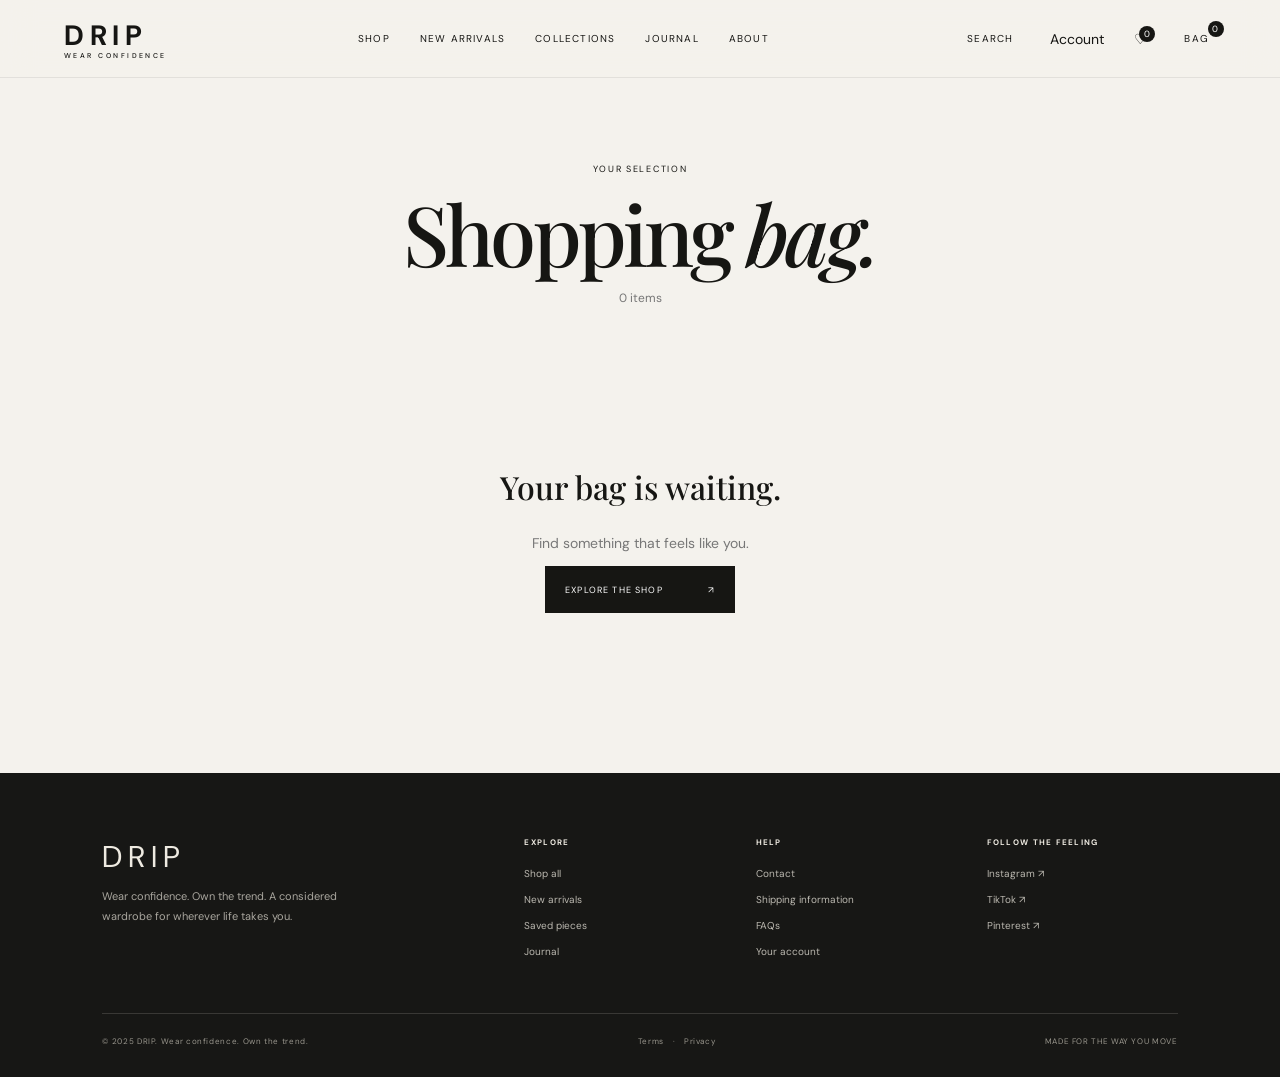
<file: cart.html>
<!doctype html><html lang="en"><head><meta charset="utf-8"><meta name="viewport" content="width=device-width,initial-scale=1"><title>Your Bag — DRIP</title><meta name="description" content="Review your DRIP shopping bag."><link rel="stylesheet" href="css/style.css"><link rel="stylesheet" href="css/animations.css"><link rel="stylesheet" href="css/responsive.css"></head><body data-page="cart"><header class="site-header" id="top"></header><main class="page-main"><section class="page-heading"><div class="section-kicker">YOUR SELECTION</div><h1>Shopping <em>bag.</em></h1><p id="cart-subtitle"></p></section><div id="cart-page" class="cart-page"></div></main><footer class="site-footer" id="footer"></footer><div class="toast" id="toast"></div><div class="modal-backdrop" id="modal-backdrop"></div><aside class="cart-drawer" id="cart-drawer"></aside><div class="lightbox" id="lightbox"></div><script src="js/products.js"></script><script src="js/cart.js"></script><script src="js/wishlist.js"></script><script src="js/search.js"></script><script src="js/filter.js"></script><script src="js/app.js"></script></body></html>
</file>
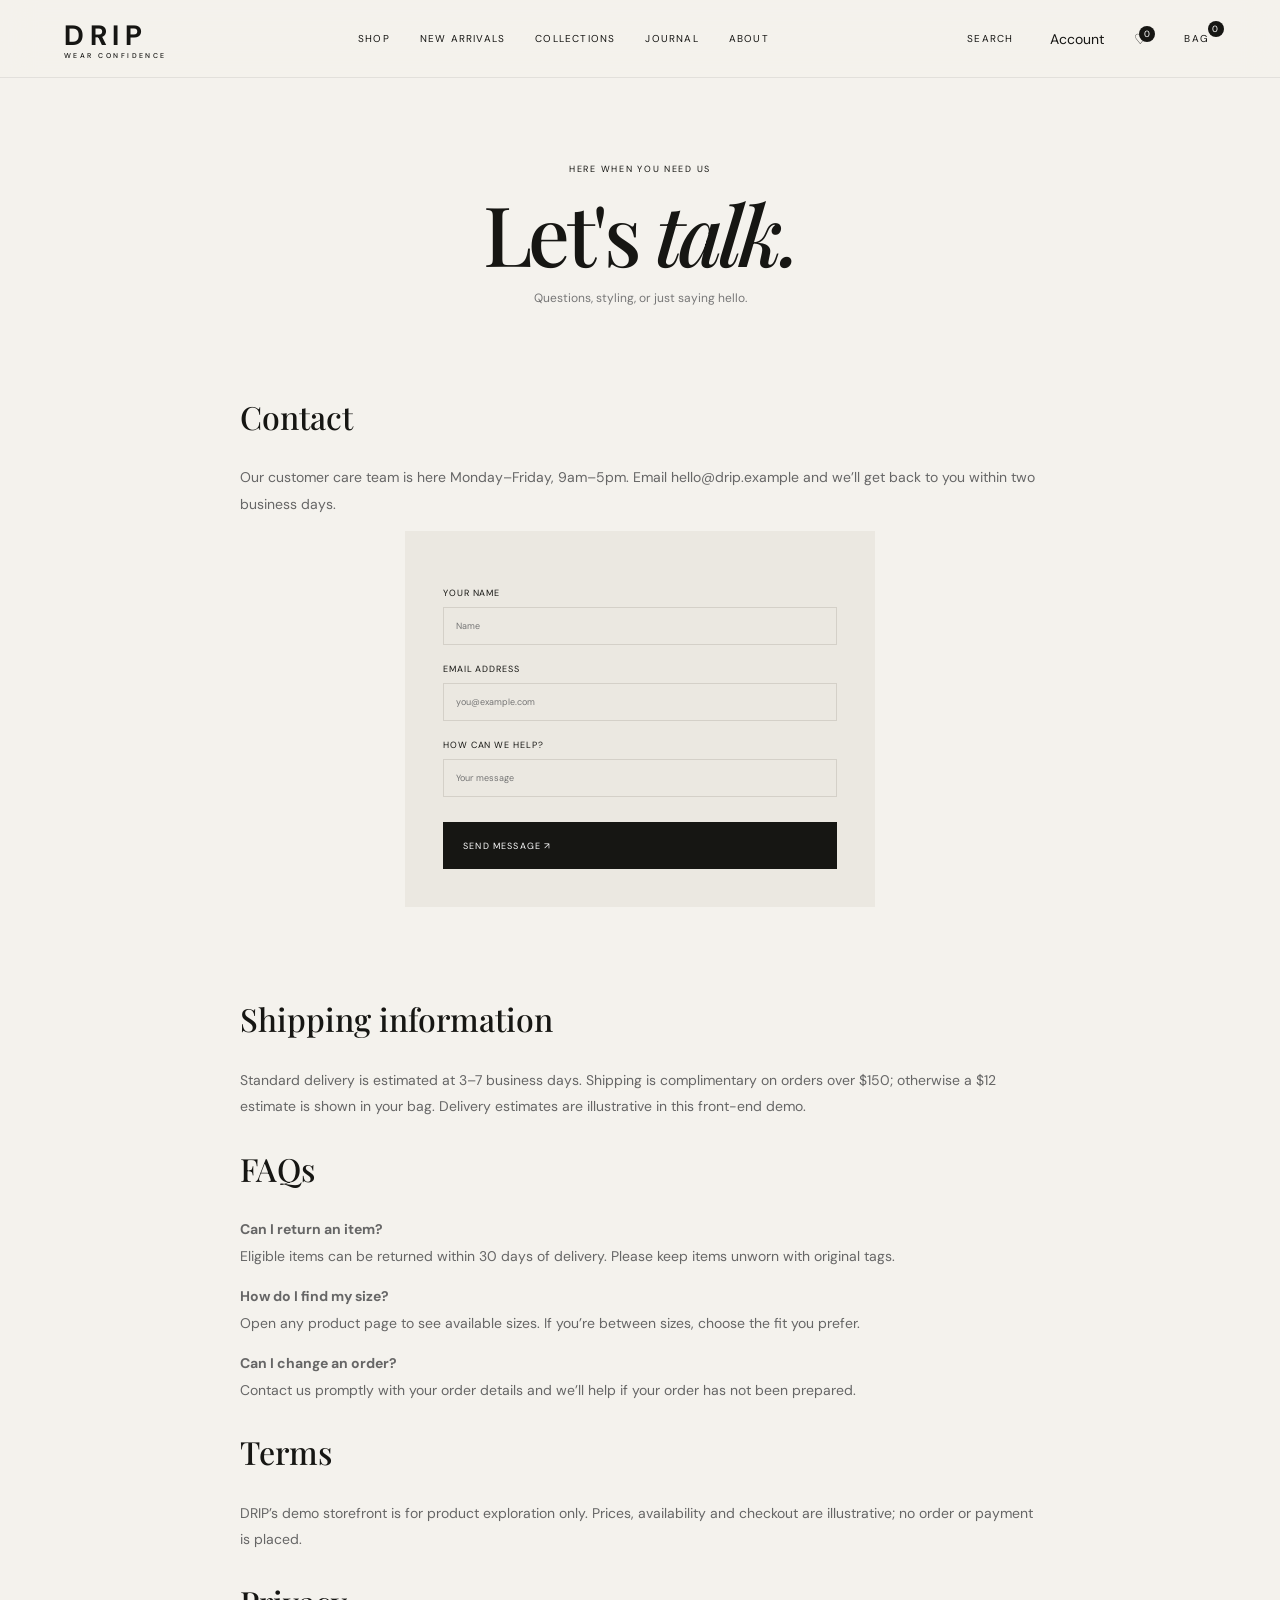
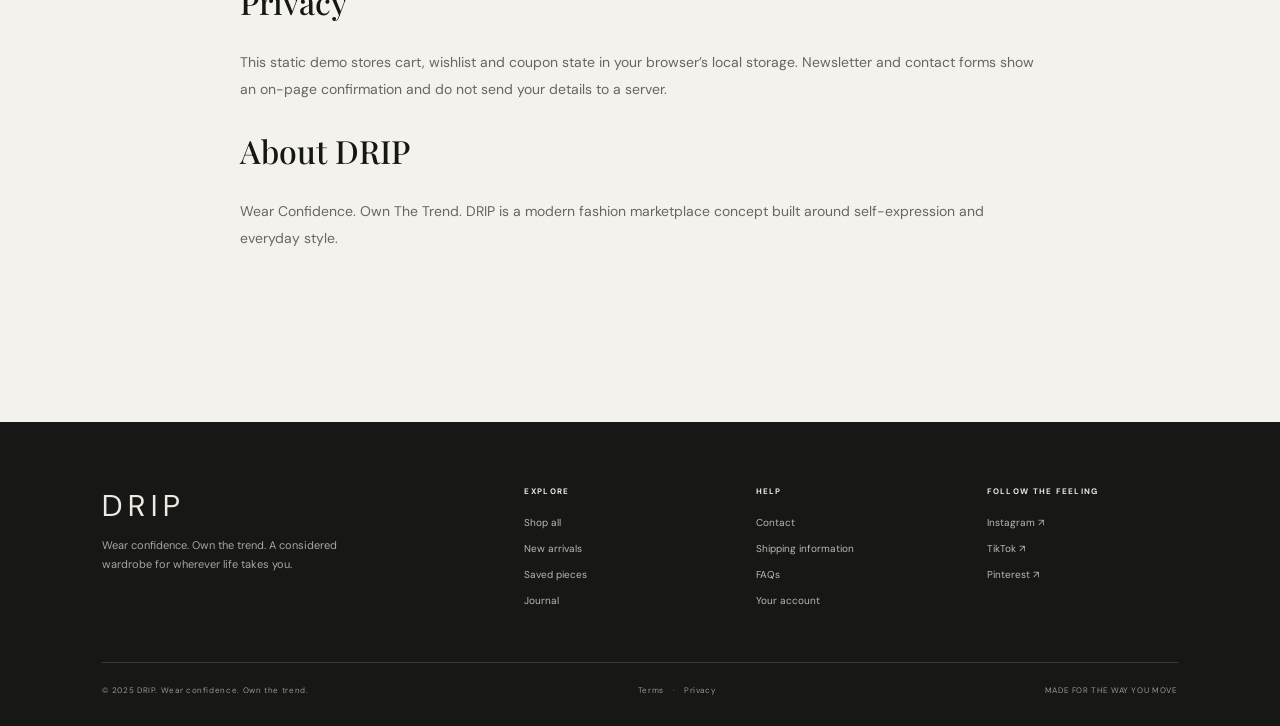
<file: contact.html>
<!doctype html><html lang="en"><head><meta charset="utf-8"><meta name="viewport" content="width=device-width,initial-scale=1"><title>Contact & Information — DRIP</title><meta name="description" content="Contact DRIP customer care and find shipping, returns, FAQs and store policies."><link rel="stylesheet" href="css/style.css"><link rel="stylesheet" href="css/animations.css"><link rel="stylesheet" href="css/responsive.css"></head><body data-page="info"><header class="site-header" id="top"></header><main class="page-main"><section class="page-heading"><div class="section-kicker">HERE WHEN YOU NEED US</div><h1>Let's <em>talk.</em></h1><p>Questions, styling, or just saying hello.</p></section><section class="content-page"><h2>Contact</h2><p>Our customer care team is here Monday–Friday, 9am–5pm. Email <a href="mailto:hello@drip.example">hello@drip.example</a> and we’ll get back to you within two business days.</p><form class="form-card" id="contact-form"><label>Your name<input required placeholder="Name"></label><label>Email address<input type="email" required placeholder="you@example.com"></label><label>How can we help?<input required placeholder="Your message"></label><button class="button button-dark">Send message ↗</button></form><h2 id="shipping">Shipping information</h2><p>Standard delivery is estimated at 3–7 business days. Shipping is complimentary on orders over $150; otherwise a $12 estimate is shown in your bag. Delivery estimates are illustrative in this front-end demo.</p><h2 id="faqs">FAQs</h2><p><b>Can I return an item?</b><br>Eligible items can be returned within 30 days of delivery. Please keep items unworn with original tags.</p><p><b>How do I find my size?</b><br>Open any product page to see available sizes. If you’re between sizes, choose the fit you prefer.</p><p><b>Can I change an order?</b><br>Contact us promptly with your order details and we’ll help if your order has not been prepared.</p><h2 id="terms">Terms</h2><p>DRIP’s demo storefront is for product exploration only. Prices, availability and checkout are illustrative; no order or payment is placed.</p><h2 id="privacy">Privacy</h2><p>This static demo stores cart, wishlist and coupon state in your browser’s local storage. Newsletter and contact forms show an on-page confirmation and do not send your details to a server.</p><h2>About DRIP</h2><p>Wear Confidence. Own The Trend. DRIP is a modern fashion marketplace concept built around self-expression and everyday style.</p></section></main><footer class="site-footer" id="footer"></footer><div class="toast" id="toast"></div><div class="modal-backdrop" id="modal-backdrop"></div><aside class="cart-drawer" id="cart-drawer"></aside><div class="lightbox" id="lightbox"></div><script src="js/products.js"></script><script src="js/cart.js"></script><script src="js/wishlist.js"></script><script src="js/search.js"></script><script src="js/filter.js"></script><script src="js/app.js"></script></body></html>
</file>
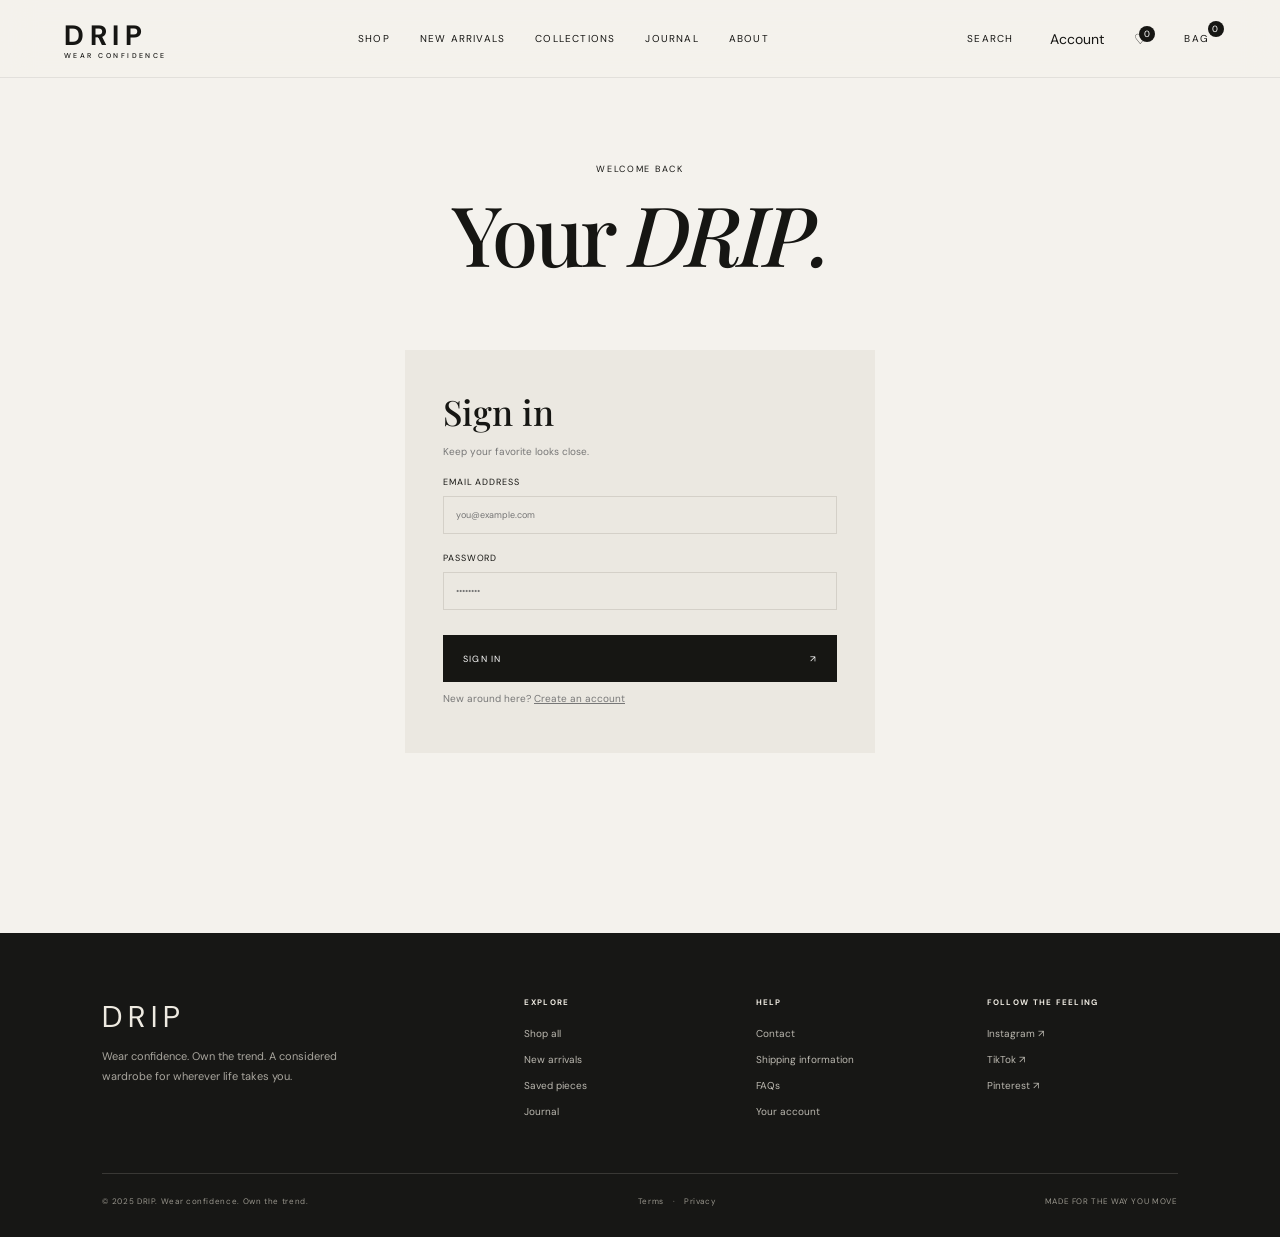
<file: login.html>
<!doctype html><html lang="en"><head><meta charset="utf-8"><meta name="viewport" content="width=device-width,initial-scale=1"><title>Sign In — DRIP</title><meta name="description" content="Sign in to your DRIP account."><link rel="stylesheet" href="css/style.css"><link rel="stylesheet" href="css/animations.css"><link rel="stylesheet" href="css/responsive.css"></head><body data-page="account"><header class="site-header" id="top"></header><main class="page-main"><section class="page-heading"><div class="section-kicker">WELCOME BACK</div><h1>Your <em>DRIP.</em></h1></section><form class="form-card" id="account-form"><h2>Sign in</h2><p>Keep your favorite looks close.</p><label>Email address<input type="email" required placeholder="you@example.com"></label><label>Password<input type="password" required placeholder="••••••••"></label><button class="button button-dark">Sign in <span>↗</span></button><p>New around here? <a href="register.html"><u>Create an account</u></a></p></form></main><footer class="site-footer" id="footer"></footer><div class="toast" id="toast"></div><div class="modal-backdrop" id="modal-backdrop"></div><aside class="cart-drawer" id="cart-drawer"></aside><script src="js/products.js"></script><script src="js/cart.js"></script><script src="js/wishlist.js"></script><script src="js/search.js"></script><script src="js/filter.js"></script><script src="js/app.js"></script></body></html>
</file>
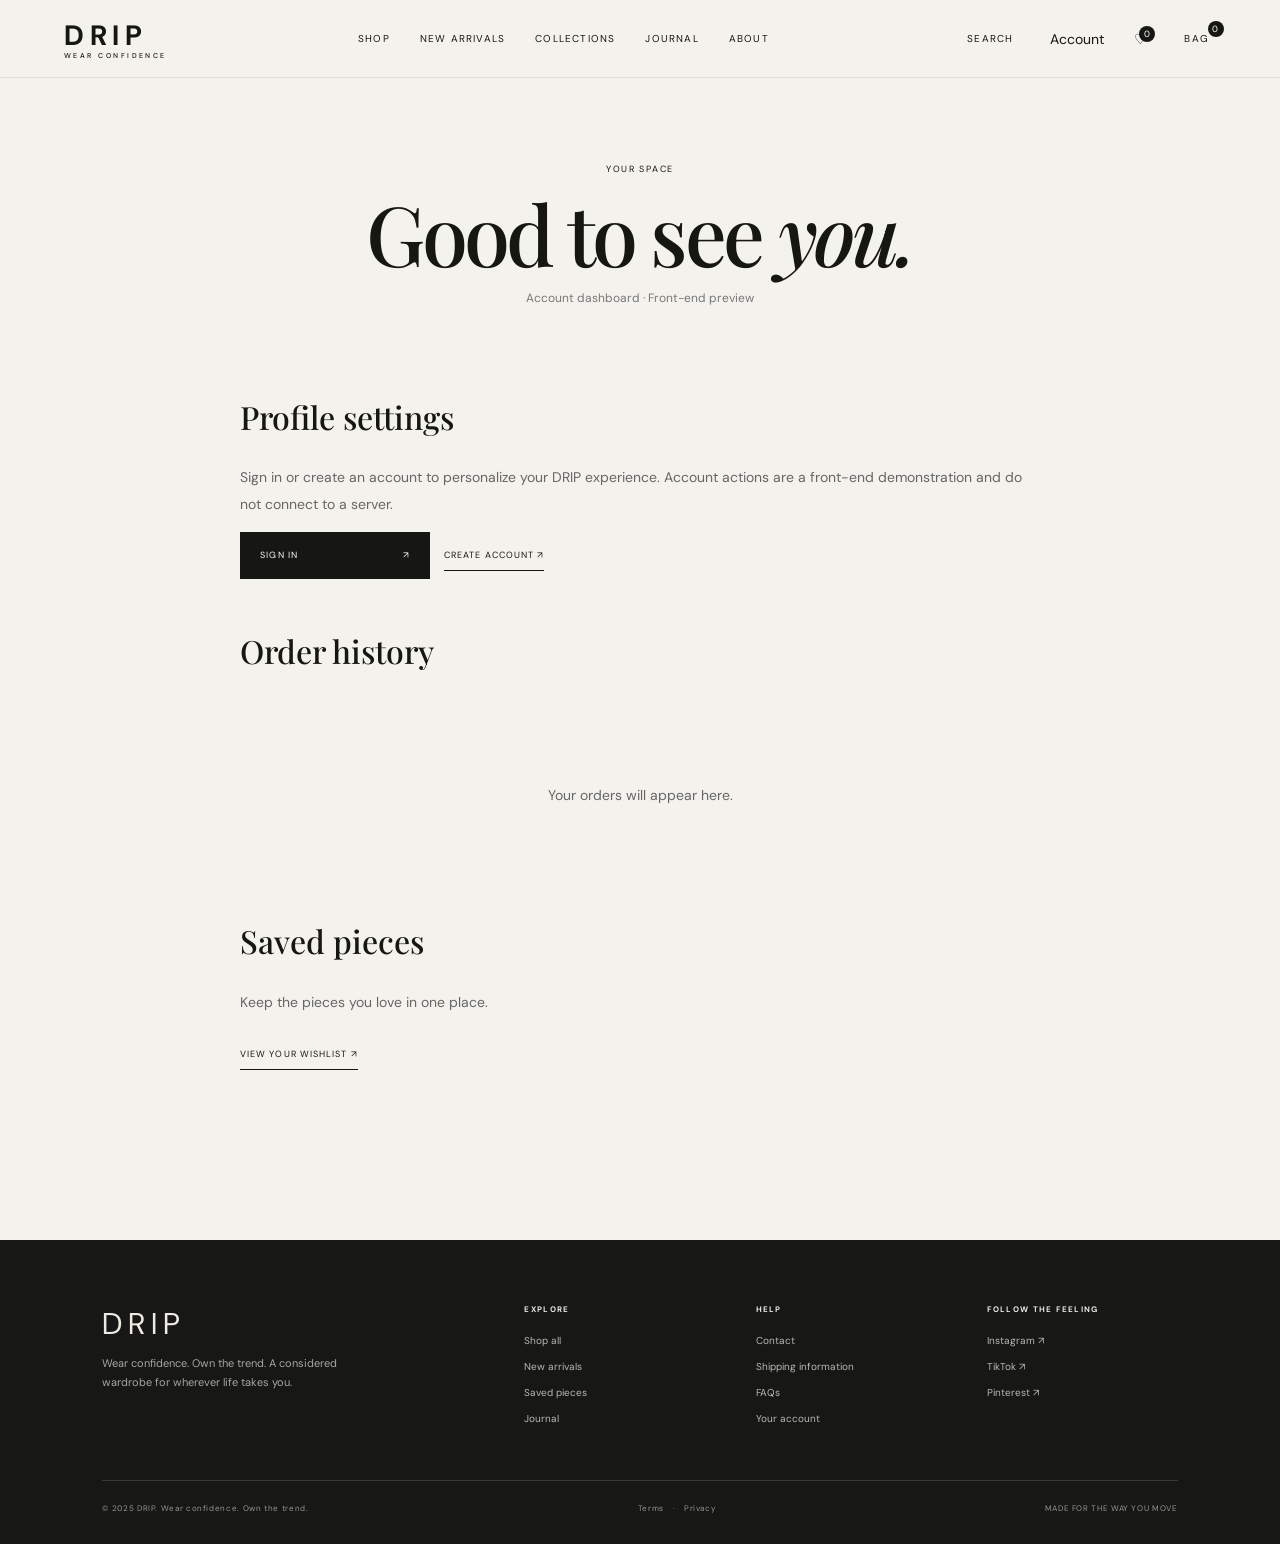
<file: profile.html>
<!doctype html><html lang="en"><head><meta charset="utf-8"><meta name="viewport" content="width=device-width,initial-scale=1"><title>Your Profile — DRIP</title><meta name="description" content="Your DRIP profile, saved pieces and order history."><link rel="stylesheet" href="css/style.css"><link rel="stylesheet" href="css/animations.css"><link rel="stylesheet" href="css/responsive.css"></head><body data-page="profile"><header class="site-header" id="top"></header><main class="page-main"><section class="page-heading"><div class="section-kicker">YOUR SPACE</div><h1>Good to see <em>you.</em></h1><p>Account dashboard · Front-end preview</p></section><section class="content-page"><h2>Profile settings</h2><p>Sign in or create an account to personalize your DRIP experience. Account actions are a front-end demonstration and do not connect to a server.</p><a class="button button-dark" href="login.html">Sign in <span>↗</span></a>　<a class="text-link" href="register.html">Create account ↗</a><h2 style="margin-top:50px">Order history</h2><div class="empty-state"><p>Your orders will appear here.</p></div><h2>Saved pieces</h2><p>Keep the pieces you love in one place.</p><a class="text-link" href="wishlist.html">View your wishlist ↗</a></section></main><footer class="site-footer" id="footer"></footer><div class="toast" id="toast"></div><div class="modal-backdrop" id="modal-backdrop"></div><aside class="cart-drawer" id="cart-drawer"></aside><script src="js/products.js"></script><script src="js/cart.js"></script><script src="js/wishlist.js"></script><script src="js/search.js"></script><script src="js/filter.js"></script><script src="js/app.js"></script></body></html>
</file>
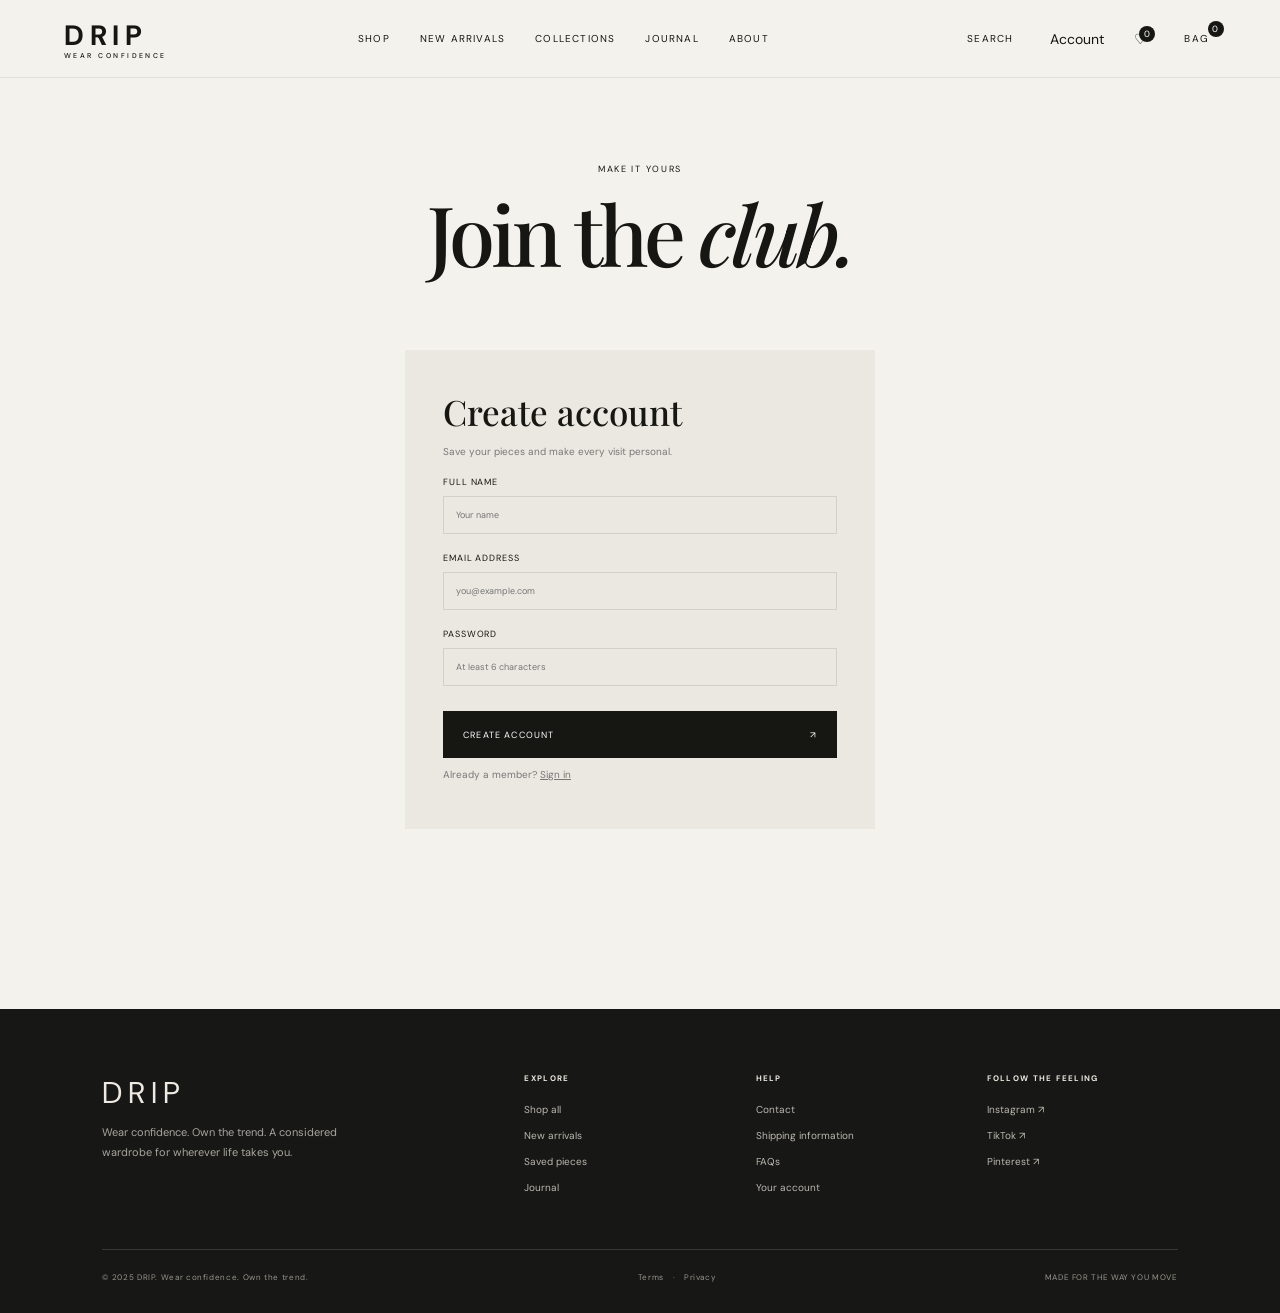
<file: register.html>
<!doctype html><html lang="en"><head><meta charset="utf-8"><meta name="viewport" content="width=device-width,initial-scale=1"><title>Create Account — DRIP</title><meta name="description" content="Create a DRIP account and save your favorite pieces."><link rel="stylesheet" href="css/style.css"><link rel="stylesheet" href="css/animations.css"><link rel="stylesheet" href="css/responsive.css"></head><body data-page="account"><header class="site-header" id="top"></header><main class="page-main"><section class="page-heading"><div class="section-kicker">MAKE IT YOURS</div><h1>Join the <em>club.</em></h1></section><form class="form-card" id="account-form"><h2>Create account</h2><p>Save your pieces and make every visit personal.</p><label>Full name<input required placeholder="Your name"></label><label>Email address<input type="email" required placeholder="you@example.com"></label><label>Password<input type="password" required minlength="6" placeholder="At least 6 characters"></label><button class="button button-dark">Create account <span>↗</span></button><p>Already a member? <a href="login.html"><u>Sign in</u></a></p></form></main><footer class="site-footer" id="footer"></footer><div class="toast" id="toast"></div><div class="modal-backdrop" id="modal-backdrop"></div><aside class="cart-drawer" id="cart-drawer"></aside><script src="js/products.js"></script><script src="js/cart.js"></script><script src="js/wishlist.js"></script><script src="js/search.js"></script><script src="js/filter.js"></script><script src="js/app.js"></script></body></html>
</file>
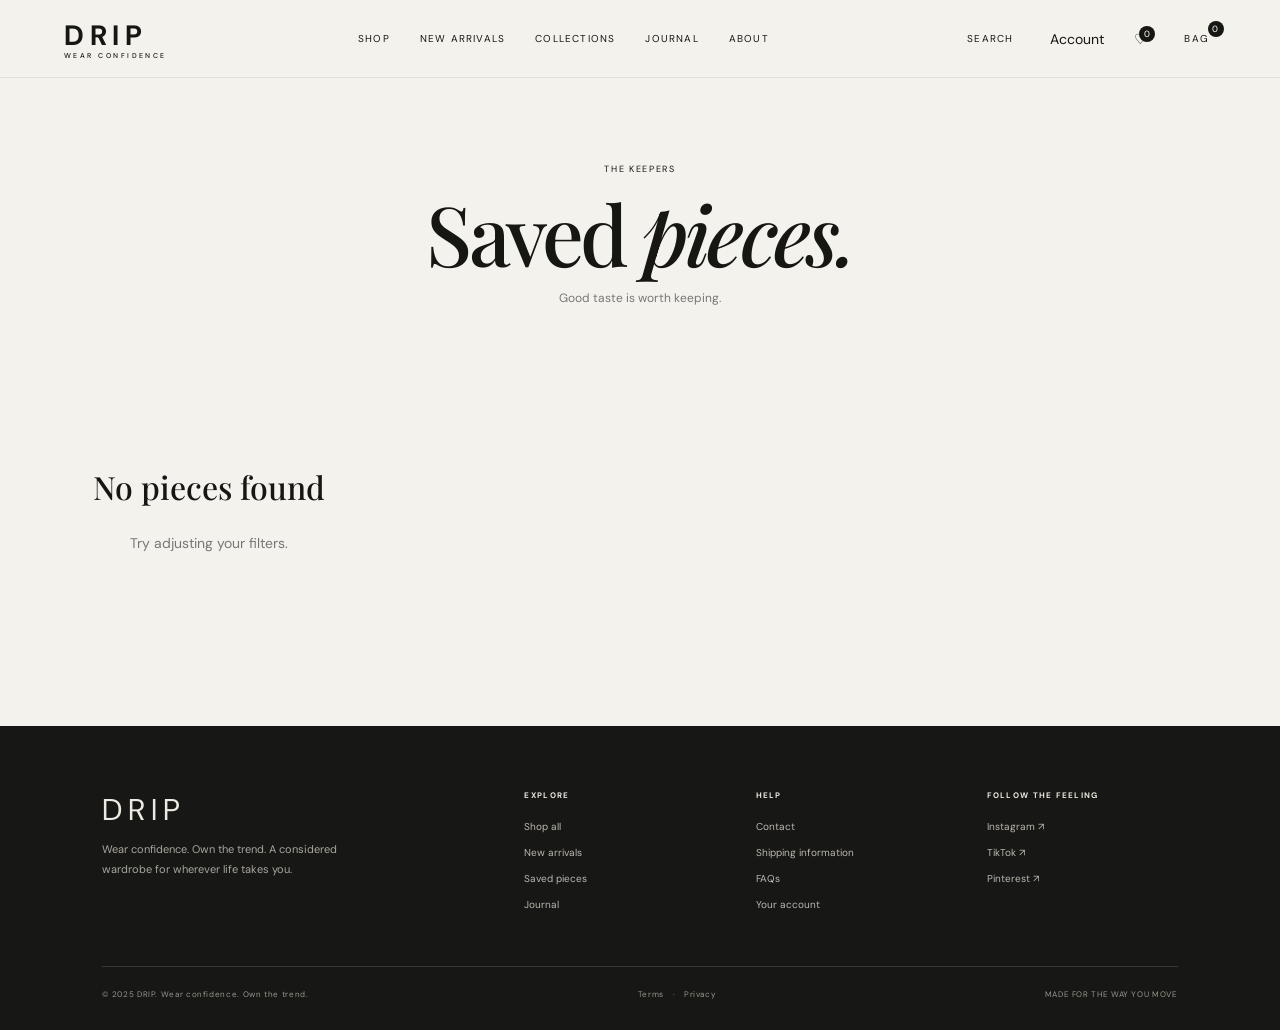
<file: wishlist.html>
<!doctype html><html lang="en"><head><meta charset="utf-8"><meta name="viewport" content="width=device-width,initial-scale=1"><title>Saved Pieces — DRIP</title><meta name="description" content="Your saved DRIP pieces."><link rel="stylesheet" href="css/style.css"><link rel="stylesheet" href="css/animations.css"><link rel="stylesheet" href="css/responsive.css"></head><body data-page="wishlist"><header class="site-header" id="top"></header><main class="page-main"><section class="page-heading"><div class="section-kicker">THE KEEPERS</div><h1>Saved <em>pieces.</em></h1><p>Good taste is worth keeping.</p></section><div class="product-grid shop-grid" id="wishlist-products"></div></main><footer class="site-footer" id="footer"></footer><div class="toast" id="toast"></div><div class="modal-backdrop" id="modal-backdrop"></div><aside class="cart-drawer" id="cart-drawer"></aside><div class="lightbox" id="lightbox"></div><script src="js/products.js"></script><script src="js/cart.js"></script><script src="js/wishlist.js"></script><script src="js/search.js"></script><script src="js/filter.js"></script><script src="js/app.js"></script></body></html>
</file>
<file: css/style.css>
@import url('https://fonts.googleapis.com/css2?family=DM+Sans:wght@400;500;600;700&family=Playfair+Display:ital,wght@0,500;0,600;0,700;1,500;1,600&display=swap');
:root{--ink:#161613;--paper:#f4f2ed;--muted:#817f78;--line:#dedbd3;--accent:#c5a77a;--serif:'Playfair Display',Georgia,serif;--sans:'DM Sans',Arial,sans-serif}*{box-sizing:border-box}html{scroll-behavior:smooth}body{margin:0;background:var(--paper);color:var(--ink);font-family:var(--sans);font-size:14px}a{color:inherit;text-decoration:none}button,input,select{font:inherit}button{cursor:pointer}.announcement{height:34px;background:var(--ink);color:#eee9df;display:flex;justify-content:center;align-items:center;gap:25px;font-size:9px;letter-spacing:.13em;text-transform:uppercase}.announcement a{color:#c5a77a}.site-header{height:78px;padding:0 5vw;display:flex;align-items:center;justify-content:space-between;background:rgba(244,242,237,.95);position:sticky;top:0;z-index:20;border-bottom:1px solid rgba(20,20,18,.08);backdrop-filter:blur(16px)}.brand{font-size:28px;letter-spacing:.2em;font-weight:700}.brand small{display:block;font-size:7px;letter-spacing:.35em;font-weight:500;margin-top:-3px}.nav-links,.header-actions{display:flex;align-items:center;gap:30px}.nav-links a,.header-actions button{font-size:10px;text-transform:uppercase;letter-spacing:.12em}.header-actions button{border:0;background:transparent;color:var(--ink);padding:7px}.icon-action{position:relative}.count-badge{font-size:9px;color:#fff;background:var(--ink);border-radius:50%;min-width:16px;height:16px;display:inline-grid;place-items:center;position:absolute;top:-4px;right:-8px}.mobile-menu{display:none}.hero{height:min(760px,82vh);min-height:590px;position:relative;overflow:hidden;background:#292622;color:white}.hero-image,.hero-shade{position:absolute;inset:0}.hero-image{background:url('https://images.unsplash.com/photo-1539109136881-3be0616acf4b?auto=format&fit=crop&w=2200&q=90') center 39%/cover;animation:heroZoom 15s ease-out both}.hero-shade{background:linear-gradient(90deg,rgba(12,12,11,.59),rgba(12,12,11,.18) 60%,rgba(12,12,11,.03)),linear-gradient(0deg,rgba(12,12,11,.32),transparent 35%)}.hero-content{position:absolute;left:10%;top:23%;max-width:540px}.eyebrow,.section-kicker{font-size:9px;letter-spacing:.19em;text-transform:uppercase}.light{color:#e5d9c6}.hero h1{font:600 clamp(58px,8vw,115px)/.98 var(--serif);letter-spacing:-.055em;margin:28px 0 18px}.hero h1 em,.section h2 em,.campaign h2 em,.newsletter h2 em,.page-heading h1 em{font-weight:500}.hero-copy{color:#dfdcd5;font-size:13px;margin-bottom:30px}.button{height:47px;min-width:190px;padding:0 20px;display:inline-flex;align-items:center;justify-content:space-between;gap:32px;text-transform:uppercase;font-size:9px;letter-spacing:.13em;transition:transform .25s,background .25s}.button-light{background:#f4f2ed;color:#171714}.button-dark{background:var(--ink);color:white;border:0}.button:hover{transform:translateY(-3px)}.hero-bottom{position:absolute;bottom:30px;left:5%;right:5%;display:flex;justify-content:space-between;font-size:8px;letter-spacing:.18em;color:#dedbd5}.hero-note{position:absolute;right:6%;top:38%;font-size:8px;letter-spacing:.2em;line-height:1.8;text-align:right;color:#eee}.ticker{background:#c4a77c;overflow:hidden;height:62px;display:flex;align-items:center}.ticker-track{white-space:nowrap;display:flex;align-items:center;gap:38px;min-width:max-content;animation:ticker 26s linear infinite;font-size:12px;letter-spacing:.21em}.ticker-track i{font-size:15px;font-style:normal}.section{padding:100px 8vw}.intro-section{padding-bottom:84px}.intro-grid{display:grid;grid-template-columns:1.2fr .8fr;align-items:end;margin-top:37px;gap:10vw}.section h2,.newsletter h2{font:500 clamp(42px,6vw,76px)/1.05 var(--serif);letter-spacing:-.04em;margin:0}.intro-grid p{max-width:360px;color:#66645e;line-height:1.9;font-size:13px}.text-link{display:inline-flex;gap:30px;border-bottom:1px solid var(--ink);padding-bottom:9px;margin-top:18px;font-size:9px;text-transform:uppercase;letter-spacing:.12em}.category-band{display:grid;grid-template-columns:repeat(3,1fr);min-height:450px}.category-tile{position:relative;padding:34px;display:flex;flex-direction:column;justify-content:space-between;overflow:hidden;transition:background .3s}.category-tile span,.category-tile b{font-size:8px;letter-spacing:.15em;text-transform:uppercase}.category-tile strong{font:500 clamp(34px,4.3vw,61px)/.98 var(--serif);letter-spacing:-.03em}.tile-dark{background:#292926;color:#e9e5db}.tile-fashion{background:linear-gradient(0deg,rgba(0,0,0,.32),transparent 70%),url('https://images.unsplash.com/photo-1543163521-1bf539c55dd2?auto=format&fit=crop&w=900&q=85') center/cover;color:white}.tile-neutral{background:linear-gradient(0deg,rgba(0,0,0,.32),transparent 75%),url('https://images.unsplash.com/photo-1539109136881-3be0616acf4b?auto=format&fit=crop&w=900&q=85') center/cover;color:white}.product-section{padding-top:92px;padding-bottom:100px}.section-heading{display:flex;justify-content:space-between;align-items:end;margin-bottom:33px}.section-heading h2{margin-top:13px}.product-grid{display:grid;grid-template-columns:repeat(4,minmax(0,1fr));gap:30px 16px}.product-card{min-width:0;position:relative;animation:fadeUp .55s both}.product-image-wrap{height:clamp(260px,36vw,440px);position:relative;background:#e8e5df;overflow:hidden;perspective:800px}.product-image{width:100%;height:100%;object-fit:cover;display:block;transition:transform .7s cubic-bezier(.2,.7,.2,1);cursor:pointer}.product-card:hover .product-image{transform:scale(1.055) rotateY(-2deg)}.product-tag{position:absolute;top:12px;left:12px;background:rgba(244,242,237,.9);padding:7px 9px;font-size:8px;letter-spacing:.1em;text-transform:uppercase}.wish-btn{position:absolute;right:12px;top:12px;border:0;border-radius:50%;width:32px;height:32px;background:rgba(244,242,237,.9);font-size:16px}.wish-btn.active{color:#aa4b43}.quick-btn{position:absolute;left:10px;right:10px;bottom:10px;border:0;background:rgba(244,242,237,.95);padding:13px;font-size:8px;letter-spacing:.13em;text-transform:uppercase;opacity:0;transform:translateY(8px);transition:.25s}.product-card:hover .quick-btn{opacity:1;transform:none}.product-meta{padding-top:13px;display:grid;grid-template-columns:1fr auto;gap:5px}.product-brand{font-size:8px;color:var(--muted);letter-spacing:.14em;text-transform:uppercase;grid-column:1/-1}.product-name{font-size:11px}.product-price{font-size:11px}.product-rating{font-size:9px;color:#9a7951;grid-column:1/-1}.product-price del{color:#aaa;margin-right:5px}.campaign{height:580px;background:#211f1d;position:relative;overflow:hidden;color:white}.campaign-img{position:absolute;inset:0;background:linear-gradient(90deg,rgba(17,17,16,.79),rgba(17,17,16,.15)),url('https://images.unsplash.com/photo-1529139574466-a303027c1d8b?auto=format&fit=crop&w=2000&q=90') center 38%/cover}.campaign-copy{position:absolute;left:12%;top:18%}.campaign h2{font:500 clamp(55px,7vw,90px)/.98 var(--serif);letter-spacing:-.045em;margin:28px 0}.campaign-copy>p:not(.eyebrow){color:#ddd;font-size:12px;margin:0 0 26px}.campaign-index{position:absolute;right:5%;bottom:25px;font-size:8px;letter-spacing:.18em}.newsletter{padding:78px 8vw;background:#e8e5de;display:flex;justify-content:space-between;align-items:center;gap:5vw}.newsletter h2{font-size:51px;margin-top:18px}.newsletter form{width:min(410px,48%)}.newsletter label{display:block;font-size:11px;margin-bottom:16px}.email-row{display:flex;border-bottom:1px solid #858178}.email-row input{background:transparent;border:0;outline:0;padding:12px 0;flex:1;font-size:11px}.email-row button{background:transparent;border:0;font-size:20px}.newsletter small{font-size:8px;color:#777}.brand-strip{height:100px;display:flex;align-items:center;justify-content:space-evenly;gap:20px;padding:0 5vw;flex-wrap:wrap}.brand-strip span{font-size:8px;letter-spacing:.17em;color:var(--muted)}.brand-strip b{font-size:14px;letter-spacing:.08em}.site-footer{background:#171715;color:#eeeae1;padding:64px 8vw 30px}.footer-main{display:grid;grid-template-columns:2fr 1fr 1fr 1fr;gap:40px;padding-bottom:55px}.footer-brand{font-size:30px;letter-spacing:.2em}.footer-blurb{max-width:250px;color:#a9a69e;font-size:11px;line-height:1.8}.footer-col{display:flex;flex-direction:column;gap:13px}.footer-col b{font-size:8px;letter-spacing:.16em;text-transform:uppercase;margin-bottom:7px}.footer-col a{color:#bbb8b0;font-size:10px}.footer-bottom{border-top:1px solid #393835;padding-top:22px;display:flex;justify-content:space-between;color:#99968d;font-size:8px;letter-spacing:.08em}.page-main{min-height:70vh;padding-bottom:90px}.page-heading{text-align:center;padding:85px 20px 50px}.page-heading h1{font:500 clamp(48px,7vw,83px)/1 var(--serif);letter-spacing:-.045em;margin:16px}.page-heading p{color:#777;font-size:12px}.shop-toolbar{margin:0 5vw 20px;display:flex;align-items:center;justify-content:space-between;border-bottom:1px solid var(--line);padding:15px 0;font-size:9px;color:#777}.shop-toolbar select,.filters select,.filters input:not([type=range]){background:transparent;border:0;padding:8px;color:var(--ink)}.shop-layout{display:grid;grid-template-columns:205px 1fr;gap:34px;margin:0 5vw}.filters{padding-top:8px}.filters label{display:block;margin:20px 0;font-size:9px;letter-spacing:.08em;text-transform:uppercase}.filters input,.filters select{display:block;width:100%;margin-top:8px;border:1px solid var(--line)!important;font-size:10px;text-transform:none;letter-spacing:0}.filters input[type=range]{padding:0;accent-color:var(--ink)}.filter-head{display:flex;justify-content:space-between;border-bottom:1px solid var(--line);padding:10px 0;font-size:10px}.filter-head button{border:0;background:none;text-decoration:underline;font-size:9px}.shop-grid{grid-template-columns:repeat(3,minmax(0,1fr));gap:30px 14px}.shop-grid .product-image-wrap{height:clamp(250px,35vw,450px)}.filter-toggle{display:none}.cart-drawer{position:fixed;z-index:42;right:0;top:0;bottom:0;width:min(440px,100%);background:var(--paper);padding:26px;transform:translateX(105%);transition:transform .35s;overflow:auto}.cart-drawer.open{transform:none}.modal-backdrop{position:fixed;inset:0;background:rgba(0,0,0,.38);z-index:41;opacity:0;visibility:hidden;transition:.25s}.modal-backdrop.open{opacity:1;visibility:visible}.drawer-head{display:flex;justify-content:space-between;align-items:center;border-bottom:1px solid var(--line);padding-bottom:18px}.drawer-head h3{font:500 25px var(--serif);margin:0}.close-btn{border:0;background:none;font-size:23px}.drawer-items{padding:15px 0}.cart-row{display:grid;grid-template-columns:75px 1fr auto;gap:13px;padding:12px 0;border-bottom:1px solid var(--line)}.cart-row img{width:75px;height:95px;object-fit:cover}.cart-row h4{font-size:10px;margin:5px 0}.cart-row small{font-size:9px;color:var(--muted)}.qty-control{display:flex;align-items:center;gap:10px;margin-top:10px}.qty-control button{background:transparent;border:1px solid var(--line);width:23px;height:23px}.cart-row .remove{border:0;background:none;color:#888;font-size:9px;text-decoration:underline}.drawer-foot{border-top:1px solid var(--line);padding-top:18px}.subtotal-row{display:flex;justify-content:space-between;font-size:12px;margin-bottom:12px}.coupon-row{display:flex;margin:17px 0}.coupon-row input{min-width:0;flex:1;padding:11px;border:1px solid var(--line);background:transparent}.coupon-row button{background:var(--ink);color:white;border:0;padding:0 14px;font-size:9px}.drawer-foot .button{width:100%}.shipping-note{font-size:9px;color:#777;line-height:1.6}.toast{position:fixed;bottom:25px;left:50%;transform:translate(-50%,20px);background:#191917;color:white;padding:14px 20px;z-index:55;font-size:10px;opacity:0;transition:.25s;pointer-events:none}.toast.show{opacity:1;transform:translate(-50%,0)}.quick-modal{position:fixed;z-index:43;inset:50% auto auto 50%;transform:translate(-50%,-48%);width:min(850px,92vw);max-height:90vh;overflow:auto;background:var(--paper);display:grid;grid-template-columns:1fr 1fr;opacity:0;visibility:hidden;transition:.25s}.quick-modal.open{opacity:1;visibility:visible;transform:translate(-50%,-50%)}.quick-modal img{width:100%;height:100%;min-height:420px;object-fit:cover}.quick-copy{padding:42px 35px;position:relative}.quick-copy h2{font:500 36px var(--serif)}.quick-copy p{font-size:11px;line-height:1.8;color:#777}.quick-copy .close-btn{position:absolute;right:18px;top:12px}.option-label{font-size:8px;letter-spacing:.12em;text-transform:uppercase;margin:20px 0 8px}.option-list{display:flex;gap:8px;flex-wrap:wrap}.option-chip{border:1px solid var(--line);padding:9px 12px;background:transparent;font-size:9px}.option-chip.selected{border-color:var(--ink);background:var(--ink);color:white}.lightbox{position:fixed;inset:0;background:rgba(10,10,10,.96);z-index:60;display:none;align-items:center;justify-content:center;color:white}.lightbox.open{display:flex}.lightbox img{max-height:86vh;max-width:82vw;object-fit:contain}.lightbox button{position:absolute;background:none;border:0;color:white;font-size:30px}.lightbox-close{top:20px;right:30px}.lightbox-prev{left:22px}.lightbox-next{right:22px}.product-detail{display:grid;grid-template-columns:1.1fr .9fr;gap:6vw;margin:45px 8vw}.gallery{display:grid;grid-template-columns:76px 1fr;gap:12px}.thumbs{display:flex;flex-direction:column;gap:10px}.thumbs button{padding:0;border:1px solid transparent;background:none;height:90px}.thumbs button.active{border-color:var(--ink)}.thumbs img{height:100%;width:100%;object-fit:cover}.gallery-main{height:690px;position:relative}.gallery-main img{height:100%;width:100%;object-fit:cover;cursor:zoom-in}.gallery-main button{position:absolute;bottom:13px;right:13px;background:#f4f2ed;border:0;padding:10px;font-size:8px;text-transform:uppercase;letter-spacing:.1em}.detail-copy{padding:25px 0}.detail-copy h1{font:500 43px/1.07 var(--serif);margin:14px 0}.detail-copy .price{font-size:16px}.detail-copy p{font-size:11px;color:#777;line-height:1.9}.detail-stars{font-size:10px;color:#9a7951}.detail-actions{display:flex;gap:9px;margin-top:25px}.detail-actions .button{flex:1}.detail-wish{height:47px;width:47px;background:none;border:1px solid var(--line);font-size:18px}.detail-meta{border-top:1px solid var(--line);margin-top:27px;padding-top:20px;font-size:9px;color:#777;line-height:2}.review-block{margin:70px 8vw;padding-top:40px;border-top:1px solid var(--line)}.review-block h2{font:500 38px var(--serif)}.review-card{max-width:700px;padding:20px 0;border-bottom:1px solid var(--line);font-size:11px}.review-card b{color:#9a7951}.cart-page{margin:0 8vw}.cart-page-layout{display:grid;grid-template-columns:1.5fr .8fr;gap:50px}.cart-item{display:grid;grid-template-columns:130px 1fr auto;gap:20px;border-bottom:1px solid var(--line);padding:20px 0}.cart-item img{width:130px;height:165px;object-fit:cover}.cart-item h3{font-size:12px}.summary-card{background:#ebe8e1;padding:26px;height:max-content}.summary-card h3{font:500 22px var(--serif);margin-top:0}.blog-grid{display:grid;grid-template-columns:repeat(3,1fr);gap:18px;margin:20px 8vw}.article-card{background:#e9e6df}.article-card img{width:100%;height:280px;object-fit:cover}.article-card div{padding:20px}.article-card small{font-size:8px;letter-spacing:.12em}.article-card h2{font:500 24px var(--serif)}.article-card p{font-size:10px;line-height:1.7;color:#777}.content-page{max-width:850px;margin:10px auto 80px;padding:0 25px}.content-page h2{font:500 32px var(--serif)}.content-page p{line-height:1.9;color:#666}.form-card{width:min(470px,90vw);margin:10px auto 90px;padding:38px;background:#ebe8e1}.form-card h2{font:500 35px var(--serif);margin:0 0 8px}.form-card p{font-size:10px;color:#777}.form-card label{display:block;font-size:9px;text-transform:uppercase;letter-spacing:.1em;margin:18px 0}.form-card input{display:block;width:100%;padding:12px;margin-top:8px;border:1px solid #d4d0c8;background:transparent}.form-card .button{width:100%;margin-top:7px}.empty-state{text-align:center;padding:70px 20px;color:#777}.empty-state h2{font:500 32px var(--serif);color:var(--ink)}
</file>
<file: css/animations.css>
@keyframes fadeUp{from{opacity:0;transform:translateY(15px)}to{opacity:1;transform:translateY(0)}}@keyframes heroZoom{from{transform:scale(1.08)}to{transform:scale(1)}}@keyframes ticker{to{transform:translateX(-35%)}}@keyframes shimmer{0%{background-position:100% 0}100%{background-position:-100% 0}}.product-card:nth-child(4n+2){animation-delay:.06s}.product-card:nth-child(4n+3){animation-delay:.12s}.product-card:nth-child(4n+4){animation-delay:.18s}.magnetic{transition:transform .25s ease}.category-tile:hover strong{transform:translateY(-5px);transition:transform .35s}.category-tile:hover{filter:saturate(1.1)}
.drop-timer{font-size:9px;letter-spacing:.13em;color:#e7dfd2;margin-top:28px!important}.drop-timer span{font-variant-numeric:tabular-nums;color:#c5a77a}
</file>
<file: css/responsive.css>
@media(max-width:900px){.site-header{height:68px;padding:0 4vw}.nav-links{gap:15px}.nav-links a{font-size:8px}.product-grid{grid-template-columns:repeat(2,minmax(0,1fr))}.product-image-wrap{height:clamp(280px,65vw,540px)}.shop-grid{grid-template-columns:repeat(2,minmax(0,1fr))}.shop-grid .product-image-wrap{height:clamp(270px,55vw,460px)}.category-band{min-height:350px}.category-tile{padding:23px}.footer-main{grid-template-columns:1.5fr 1fr 1fr}.footer-col:last-child{display:none}.product-detail{margin:25px 5vw;gap:4vw}.gallery-main{height:580px}.gallery{grid-template-columns:60px 1fr}.thumbs button{height:70px}}
@media(max-width:620px){.announcement{font-size:7px;gap:8px;height:30px}.announcement span{display:none}.site-header{height:62px}.brand{font-size:23px}.nav-links{display:none}.mobile-menu{display:block;border:0;background:none;font-size:20px}.header-actions{gap:10px}.header-actions .search-text,.header-actions .account-link{display:none}.hero{min-height:630px;height:79vh}.hero-content{left:7%;top:24%;right:8%}.hero h1{font-size:66px}.hero-note{display:none}.hero-bottom{font-size:7px}.intro-grid{grid-template-columns:1fr;gap:18px}.section{padding:70px 6vw}.section h2{font-size:51px}.category-band{grid-template-columns:1fr;min-height:auto}.category-tile{height:340px}.product-grid{gap:24px 10px}.product-image-wrap{height:clamp(240px,95vw,450px)}.product-meta{gap:4px}.product-name,.product-price{font-size:10px}.quick-btn{opacity:1;transform:none;padding:10px}.campaign{height:500px}.campaign-copy{left:8%;top:20%}.newsletter{padding:56px 7vw;display:block}.newsletter form{width:100%;margin-top:34px}.brand-strip{height:auto;min-height:100px;padding:25px 5vw}.brand-strip span{width:100%;text-align:center}.brand-strip b{font-size:11px}.footer-main{grid-template-columns:1fr 1fr;gap:28px}.footer-main>div:first-child{grid-column:1/-1}.footer-bottom{flex-direction:column;gap:9px}.page-heading{padding:62px 15px 35px}.shop-toolbar{margin:0 5vw 15px}.filter-toggle{display:block;background:none;border:0;text-transform:uppercase;font-size:9px;letter-spacing:.1em}.shop-toolbar label{font-size:0}.shop-toolbar select{font-size:9px}.shop-layout{display:block;margin:0 4vw}.filters{display:none;background:#ebe8e1;padding:12px 15px;margin-bottom:20px}.filters.open{display:block}.shop-grid{gap:23px 9px}.shop-grid .product-image-wrap{height:clamp(240px,85vw,420px)}.product-grid .product-card:nth-child(n+5){display:none}body[data-page=shop] .product-grid .product-card:nth-child(n+5){display:block}.quick-modal{display:block}.quick-modal img{height:250px;min-height:0}.quick-copy{padding:25px}.quick-copy h2{font-size:28px}.product-detail{display:block;margin:10px 4vw}.gallery{display:block}.thumbs{flex-direction:row;order:2;margin-top:8px}.thumbs button{height:64px;width:54px}.gallery-main{height:min(118vw,620px)}.detail-copy{padding:24px 5px}.detail-copy h1{font-size:37px}.review-block{margin:50px 5vw}.cart-page{margin:0 5vw}.cart-page-layout{display:block}.cart-item{grid-template-columns:90px 1fr auto;gap:12px}.cart-item img{width:90px;height:120px}.summary-card{margin-top:25px}.blog-grid{grid-template-columns:1fr;margin:0 5vw}.article-card img{height:300px}.form-card{padding:28px 23px}.lightbox img{max-width:92vw}.lightbox button{font-size:25px}.lightbox-prev{left:4px}.lightbox-next{right:4px}}
</file>
